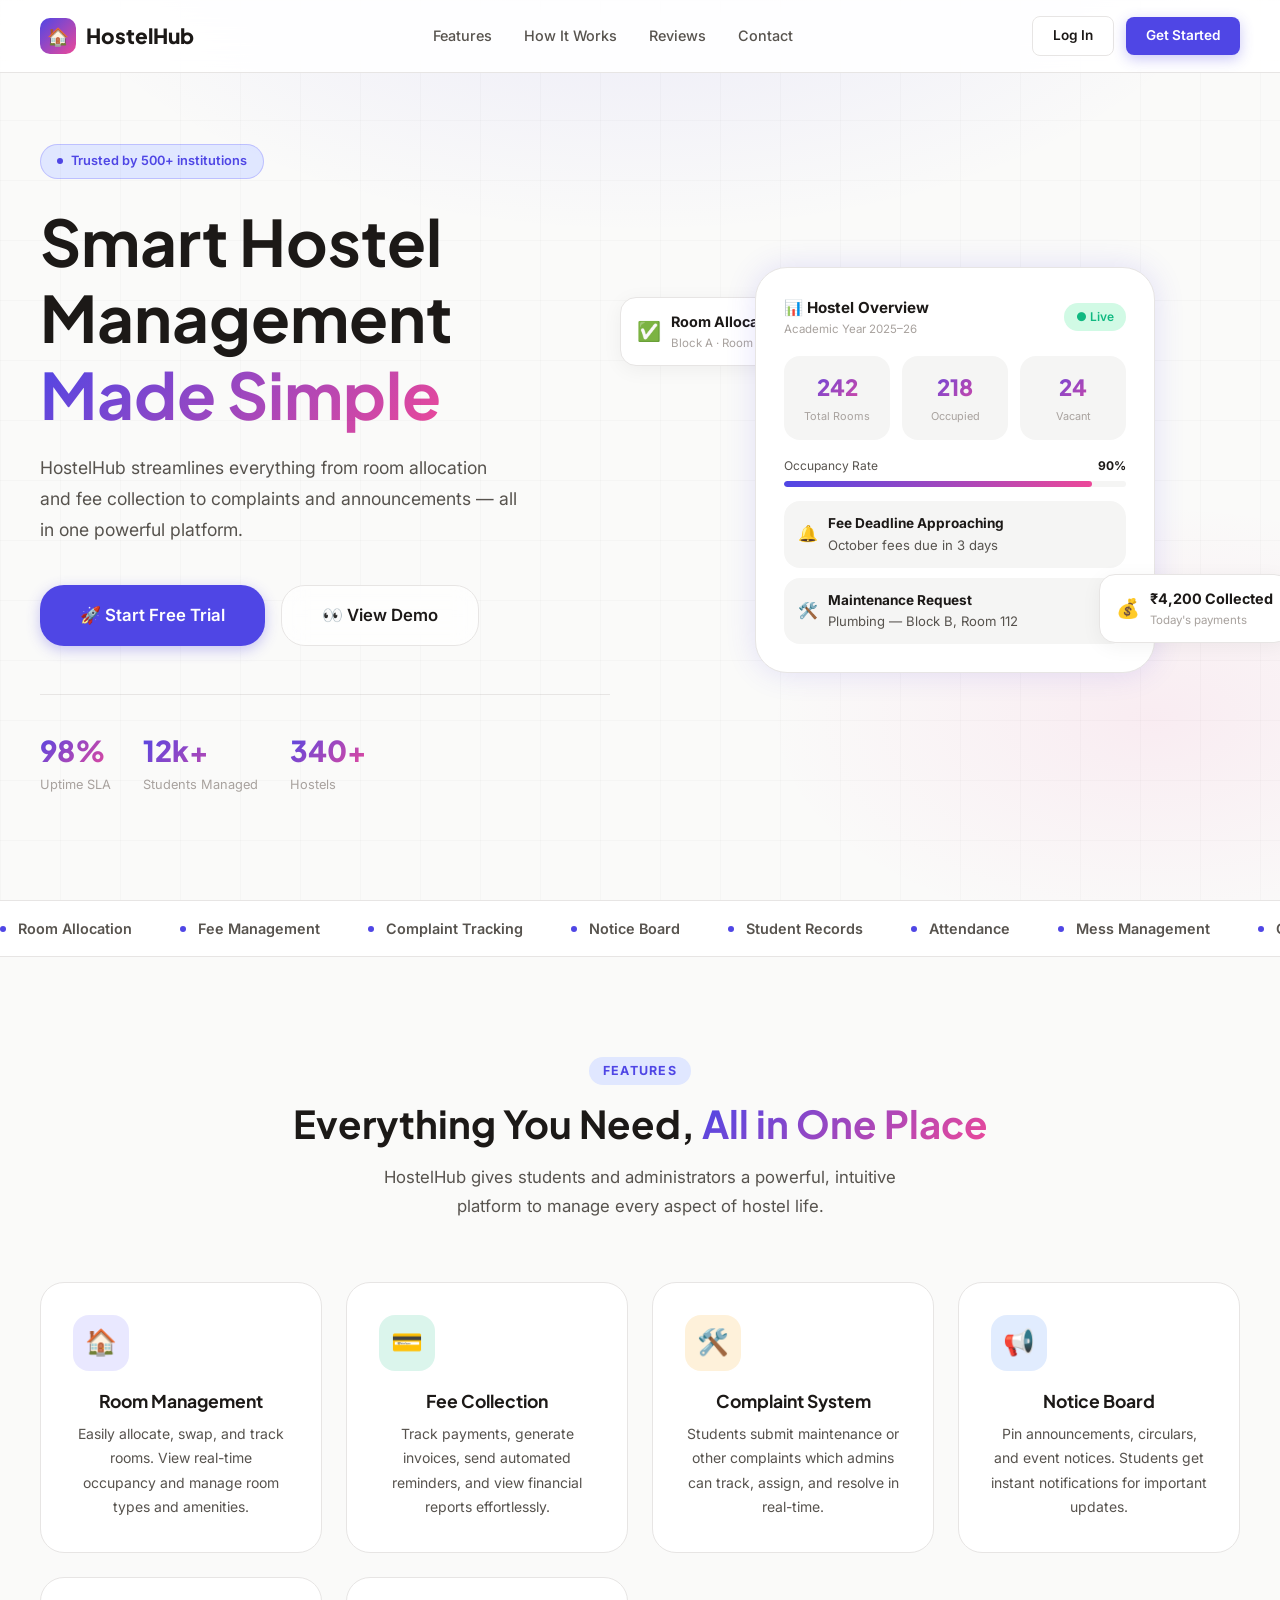
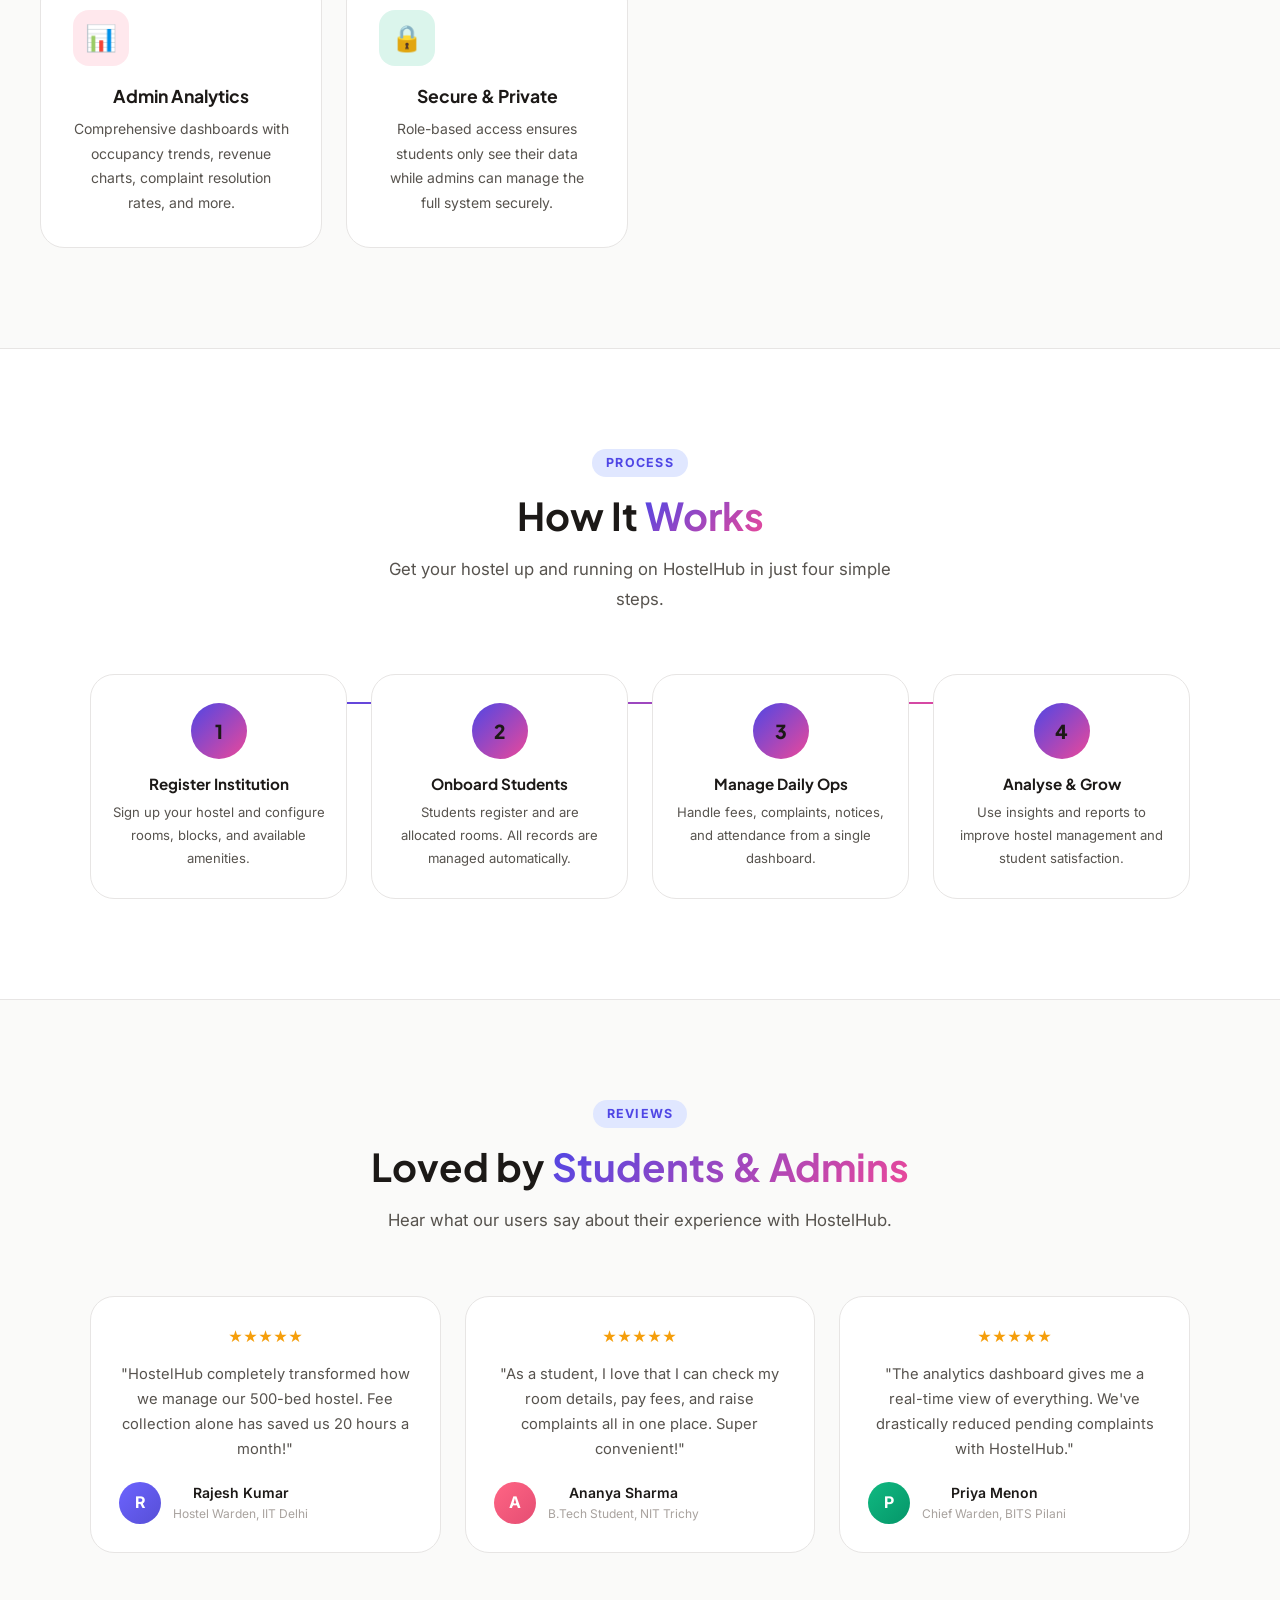
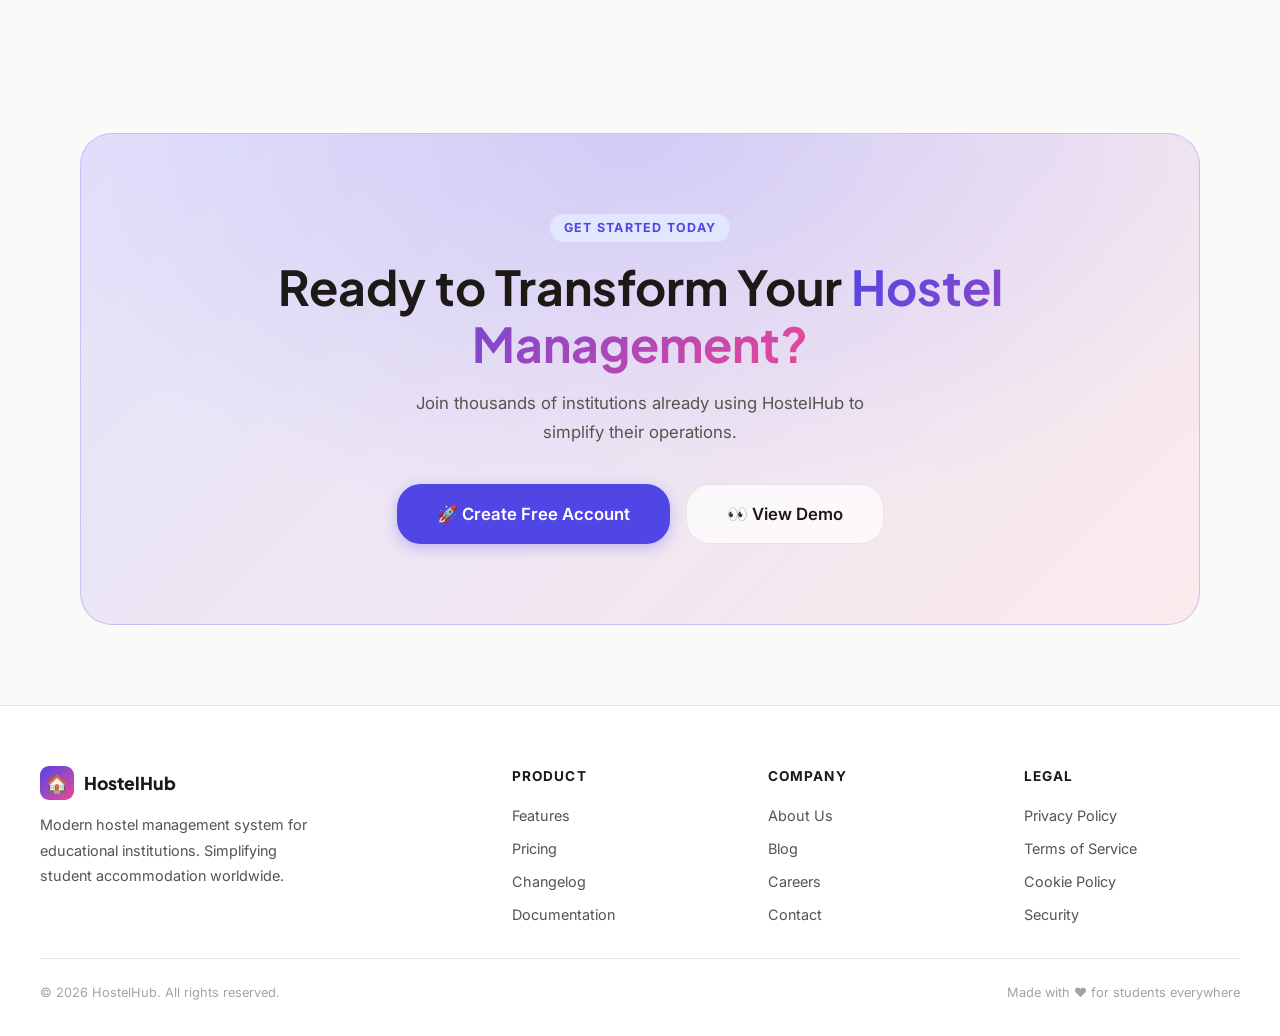
<file: index.html>
<!DOCTYPE html>
<html lang="en">
<head>
  <meta charset="UTF-8" />
  <meta name="viewport" content="width=device-width, initial-scale=1.0"/>
  <title>HostelHub — Modern Hostel Management System</title>
  <meta name="description" content="HostelHub is a smart, modern hostel management system for students and administrators. Manage rooms, fees, complaints and more." />
  <link rel="preconnect" href="https://fonts.googleapis.com">
  <link rel="stylesheet" href="styles/main.css" />
  <style>
    .hero-visual {
      position: relative;
      display: flex;
      align-items: center;
      justify-content: center;
    }
    .hero-visual-card {
      background: var(--bg-card);
      border: 1px solid var(--border);
      border-radius: var(--radius-xl);
      padding: 28px;
      width: 100%;
      max-width: 400px;
      box-shadow: var(--shadow-glow);
      position: relative;
      animation: float 5s ease-in-out infinite;
    }
    @keyframes float {
      0%,100% { transform: translateY(0); }
      50%      { transform: translateY(-14px); }
    }
    .mini-stat-row { display: flex; gap: 12px; margin-bottom: 16px; }
    .mini-stat {
      flex: 1;
      background: var(--bg-card2);
      border-radius: var(--radius);
      padding: 14px;
      text-align: center;
    }
    .mini-stat .num {
      font-family: var(--font-display);
      font-size: 1.4rem;
      font-weight: 800;
      background: linear-gradient(135deg, var(--primary), var(--accent));
      -webkit-background-clip: text;
      -webkit-text-fill-color: transparent;
      background-clip: text;
    }
    .mini-stat .lbl { font-size: 0.68rem; color: var(--text-dim); margin-top: 2px; }
    .mini-notice {
      background: var(--bg-card2);
      border-radius: var(--radius);
      padding: 12px 14px;
      display: flex;
      align-items: center;
      gap: 10px;
      margin-bottom: 10px;
      font-size: 0.82rem;
    }
    .mini-notice:last-child { margin-bottom: 0; }
    .mini-notice .ni { font-size: 1rem; flex-shrink: 0; }
    .mini-notice .nt { color: var(--text-muted); }
    .mini-notice .nt strong { color: var(--text); display: block; font-size: 0.85rem; }
    .floating-badge {
      position: absolute;
      background: var(--bg-card);
      border: 1px solid var(--border);
      border-radius: var(--radius);
      padding: 12px 16px;
      display: flex;
      align-items: center;
      gap: 10px;
      font-size: 0.8rem;
      box-shadow: var(--shadow);
      white-space: nowrap;
    }
    .floating-badge.top-left  { top: 30px; left: -50px; }
    .floating-badge.bot-right { bottom: 30px; right: -50px; }
    .fb-icon { font-size: 1.2rem; }
    .fb-txt strong { display: block; font-weight: 700; font-size: 0.9rem; }
    .fb-txt span   { color: var(--text-dim); font-size: 0.72rem; }

    /* How it works */
    .steps-grid {
      max-width: 1100px;
      margin: 0 auto;
      display: grid;
      grid-template-columns: repeat(4, 1fr);
      gap: 24px;
      position: relative;
    }
    .steps-grid::before {
      content: '';
      position: absolute;
      top: 28px;
      left: calc(12.5% + 20px);
      right: calc(12.5% + 20px);
      height: 2px;
      background: linear-gradient(90deg, var(--primary), var(--accent));
      z-index: 0;
    }
    .step-card {
      background: var(--bg-card);
      border: 1px solid var(--border);
      border-radius: var(--radius-lg);
      padding: 28px 20px;
      text-align: center;
      position: relative;
      z-index: 1;
      transition: var(--transition);
    }
    .step-card:hover { transform: translateY(-4px); border-color: var(--border-hover); }
    .step-num {
      width: 56px; height: 56px;
      border-radius: 50%;
      background: linear-gradient(135deg, var(--primary), var(--accent));
      display: flex;
      align-items: center;
      justify-content: center;
      font-family: var(--font-display);
      font-weight: 800;
      font-size: 1.2rem;
      margin: 0 auto 16px;
    }
    .step-title { font-size: 0.95rem; margin-bottom: 8px; }

    /* Testimonials */
    .testimonials-grid {
      max-width: 1100px;
      margin: 0 auto;
      display: grid;
      grid-template-columns: repeat(3, 1fr);
      gap: 24px;
    }
    .testi-card {
      background: var(--bg-card);
      border: 1px solid var(--border);
      border-radius: var(--radius-lg);
      padding: 28px;
      transition: var(--transition);
    }
    .testi-card:hover { transform: translateY(-4px); border-color: var(--border-hover); }
    .testi-stars { color: #f59e0b; font-size: 0.9rem; margin-bottom: 14px; }
    .testi-text  { font-size: 0.92rem; line-height: 1.7; margin-bottom: 20px; }
    .testi-author { display: flex; align-items: center; gap: 12px; }
    .testi-avatar {
      width: 42px; height: 42px;
      border-radius: 50%;
      display: flex; align-items: center; justify-content: center;
      font-weight: 700; font-size: 1rem; color: #fff;
    }
    .testi-name  { font-size: 0.875rem; font-weight: 600; }
    .testi-role  { font-size: 0.75rem; color: var(--text-dim); }

    /* CTA */
    .cta-section {
      max-width: 1200px;
      margin: 0 auto;
      padding: 80px 40px;
    }
    .cta-inner {
      background: linear-gradient(135deg, rgba(108,99,255,0.15), rgba(255,101,132,0.1));
      border: 1px solid rgba(108,99,255,0.3);
      border-radius: var(--radius-xl);
      padding: 80px 60px;
      text-align: center;
      position: relative;
      overflow: hidden;
    }
    .cta-inner::before {
      content: '';
      position: absolute;
      inset: 0;
      background: radial-gradient(ellipse 60% 80% at 50% 0%, rgba(108,99,255,0.2), transparent);
    }
    .cta-inner > * { position: relative; z-index: 1; }
    .cta-title { font-size: clamp(1.8rem, 4vw, 3rem); margin-bottom: 16px; }
    .cta-desc { font-size: 1.05rem; max-width: 500px; margin: 0 auto 36px; }
    .cta-btns { display: flex; gap: 16px; justify-content: center; flex-wrap: wrap; }

    @media (max-width: 768px) {
      .steps-grid { grid-template-columns: repeat(2, 1fr); }
      .steps-grid::before { display: none; }
      .testimonials-grid { grid-template-columns: 1fr; }
      .floating-badge { display: none; }
      .cta-inner { padding: 48px 24px; }
    }
    @media (max-width: 480px) {
      .steps-grid { grid-template-columns: 1fr; }
    }
  </style>
</head>
<body>

  <!-- ── Navbar ──────────────────────────────────────────── -->
  <nav class="navbar" id="navbar">
    <a href="index.html" class="navbar-brand">
      <div class="logo-icon">🏠</div>
      HostelHub
    </a>
    <ul class="navbar-nav" id="navMenu">
      <li><a href="#features" class="nav-link">Features</a></li>
      <li><a href="#how-it-works" class="nav-link">How It Works</a></li>
      <li><a href="#testimonials" class="nav-link">Reviews</a></li>
      <li><a href="#contact" class="nav-link">Contact</a></li>
    </ul>
    <div class="navbar-actions">
      <a href="login.html" class="btn btn-secondary btn-sm" id="loginBtn">Log In</a>
      <a href="register.html" class="btn btn-primary btn-sm">Get Started</a>
      <div class="hamburger" id="hamburger" onclick="toggleNav()" aria-label="Menu">
        <span></span><span></span><span></span>
      </div>
    </div>
  </nav>

  <!-- ── Mobile Nav ──────────────────────────────────────── -->
  <div id="mobileNav" style="display:none;position:fixed;top:65px;left:0;right:0;z-index:999;background:var(--bg-card);border-bottom:1px solid var(--border);padding:20px;flex-direction:column;gap:12px;">
    <a href="#features" class="nav-link" onclick="toggleNav()">Features</a>
    <a href="#how-it-works" class="nav-link" onclick="toggleNav()">How It Works</a>
    <a href="#testimonials" class="nav-link" onclick="toggleNav()">Reviews</a>
    <a href="#contact" class="nav-link" onclick="toggleNav()">Contact</a>
    <hr style="border:none;border-top:1px solid var(--border);margin:4px 0;">
    <a href="login.html" class="btn btn-secondary btn-sm btn-block">Log In</a>
    <a href="register.html" class="btn btn-primary btn-sm btn-block">Get Started</a>
  </div>

  <!-- ── Hero ────────────────────────────────────────────── -->
  <section class="hero" id="home">
    <div class="hero-bg"></div>
    <div class="hero-bg-grid"></div>
    <div class="hero-content">
      <div class="hero-left">
        <div class="hero-badge">
          <span class="dot"></span>
          Trusted by 500+ institutions
        </div>
        <h1 class="hero-title">
          Smart Hostel<br/>
          Management<br/>
          <span class="gradient-text">Made Simple</span>
        </h1>
        <p class="hero-desc">
          HostelHub streamlines everything from room allocation and fee collection to complaints and announcements — all in one powerful platform.
        </p>
        <div class="hero-actions">
          <a href="register.html" class="btn btn-primary btn-lg">
            🚀 Start Free Trial
          </a>
          <a href="login.html" class="btn btn-secondary btn-lg">
            👀 View Demo
          </a>
        </div>
        <div class="hero-stats">
          <div>
            <div class="hero-stat-num">98%</div>
            <div class="hero-stat-label">Uptime SLA</div>
          </div>
          <div>
            <div class="hero-stat-num">12k+</div>
            <div class="hero-stat-label">Students Managed</div>
          </div>
          <div>
            <div class="hero-stat-num">340+</div>
            <div class="hero-stat-label">Hostels</div>
          </div>
        </div>
      </div>

      <!-- Dashboard Preview Card -->
      <div class="hero-visual">
        <div class="floating-badge top-left">
          <span class="fb-icon">✅</span>
          <div class="fb-txt">
            <strong>Room Allocated</strong>
            <span>Block A · Room 204</span>
          </div>
        </div>
        <div class="hero-visual-card fade-up">
          <div style="display:flex;align-items:center;justify-content:space-between;margin-bottom:18px;">
            <div>
              <div style="font-weight:700;font-size:0.95rem;">📊 Hostel Overview</div>
              <div style="font-size:0.72rem;color:var(--text-dim);">Academic Year 2025–26</div>
            </div>
            <div class="badge badge-success">● Live</div>
          </div>
          <div class="mini-stat-row">
            <div class="mini-stat"><div class="num">242</div><div class="lbl">Total Rooms</div></div>
            <div class="mini-stat"><div class="num">218</div><div class="lbl">Occupied</div></div>
            <div class="mini-stat"><div class="num">24</div><div class="lbl">Vacant</div></div>
          </div>
          <div style="margin-bottom:14px;">
            <div style="display:flex;justify-content:space-between;font-size:0.75rem;margin-bottom:6px;">
              <span style="color:var(--text-muted)">Occupancy Rate</span>
              <span style="font-weight:700;">90%</span>
            </div>
            <div style="height:6px;background:var(--bg-card2);border-radius:99px;overflow:hidden;">
              <div style="height:100%;width:90%;background:linear-gradient(90deg,var(--primary),var(--accent));border-radius:99px;"></div>
            </div>
          </div>
          <div class="mini-notice">
            <span class="ni">🔔</span>
            <div class="nt"><strong>Fee Deadline Approaching</strong>October fees due in 3 days</div>
          </div>
          <div class="mini-notice">
            <span class="ni">🛠️</span>
            <div class="nt"><strong>Maintenance Request</strong>Plumbing — Block B, Room 112</div>
          </div>
        </div>
        <div class="floating-badge bot-right">
          <span class="fb-icon">💰</span>
          <div class="fb-txt">
            <strong>₹4,200 Collected</strong>
            <span>Today's payments</span>
          </div>
        </div>
      </div>
    </div>
  </section>

  <!-- ── Marquee ─────────────────────────────────────────── -->
  <div class="marquee-wrap">
    <div class="marquee-inner">
      <div class="marquee-item"><span class="marquee-dot"></span>Room Allocation</div>
      <div class="marquee-item"><span class="marquee-dot"></span>Fee Management</div>
      <div class="marquee-item"><span class="marquee-dot"></span>Complaint Tracking</div>
      <div class="marquee-item"><span class="marquee-dot"></span>Notice Board</div>
      <div class="marquee-item"><span class="marquee-dot"></span>Student Records</div>
      <div class="marquee-item"><span class="marquee-dot"></span>Attendance</div>
      <div class="marquee-item"><span class="marquee-dot"></span>Mess Management</div>
      <div class="marquee-item"><span class="marquee-dot"></span>Gate Pass</div>
      <div class="marquee-item"><span class="marquee-dot"></span>Room Allocation</div>
      <div class="marquee-item"><span class="marquee-dot"></span>Fee Management</div>
      <div class="marquee-item"><span class="marquee-dot"></span>Complaint Tracking</div>
      <div class="marquee-item"><span class="marquee-dot"></span>Notice Board</div>
      <div class="marquee-item"><span class="marquee-dot"></span>Student Records</div>
      <div class="marquee-item"><span class="marquee-dot"></span>Attendance</div>
      <div class="marquee-item"><span class="marquee-dot"></span>Mess Management</div>
      <div class="marquee-item"><span class="marquee-dot"></span>Gate Pass</div>
    </div>
  </div>

  <!-- ── Features ───────────────────────────────────────── -->
  <section class="section section-center" id="features">
    <div class="section-tag">Features</div>
    <h2 class="section-title">Everything You Need, <span class="gradient-text">All in One Place</span></h2>
    <p class="section-desc">HostelHub gives students and administrators a powerful, intuitive platform to manage every aspect of hostel life.</p>
    <div class="features-grid">
      <div class="feature-card fade-up">
        <div class="feature-icon" style="background:rgba(108,99,255,0.15);">🏠</div>
        <h3 class="feature-title">Room Management</h3>
        <p style="font-size:0.875rem;">Easily allocate, swap, and track rooms. View real-time occupancy and manage room types and amenities.</p>
      </div>
      <div class="feature-card fade-up" style="transition-delay:0.1s;">
        <div class="feature-icon" style="background:rgba(16,185,129,0.15);">💳</div>
        <h3 class="feature-title">Fee Collection</h3>
        <p style="font-size:0.875rem;">Track payments, generate invoices, send automated reminders, and view financial reports effortlessly.</p>
      </div>
      <div class="feature-card fade-up" style="transition-delay:0.2s;">
        <div class="feature-icon" style="background:rgba(245,158,11,0.15);">🛠️</div>
        <h3 class="feature-title">Complaint System</h3>
        <p style="font-size:0.875rem;">Students submit maintenance or other complaints which admins can track, assign, and resolve in real-time.</p>
      </div>
      <div class="feature-card fade-up" style="transition-delay:0.3s;">
        <div class="feature-icon" style="background:rgba(59,130,246,0.15);">📢</div>
        <h3 class="feature-title">Notice Board</h3>
        <p style="font-size:0.875rem;">Pin announcements, circulars, and event notices. Students get instant notifications for important updates.</p>
      </div>
      <div class="feature-card fade-up" style="transition-delay:0.4s;">
        <div class="feature-icon" style="background:rgba(255,101,132,0.15);">📊</div>
        <h3 class="feature-title">Admin Analytics</h3>
        <p style="font-size:0.875rem;">Comprehensive dashboards with occupancy trends, revenue charts, complaint resolution rates, and more.</p>
      </div>
      <div class="feature-card fade-up" style="transition-delay:0.5s;">
        <div class="feature-icon" style="background:rgba(16,185,129,0.15);">🔒</div>
        <h3 class="feature-title">Secure & Private</h3>
        <p style="font-size:0.875rem;">Role-based access ensures students only see their data while admins can manage the full system securely.</p>
      </div>
    </div>
  </section>

  <!-- ── How it Works ────────────────────────────────────── -->
  <section class="section section-center" id="how-it-works" style="background:var(--bg-card);border-top:1px solid var(--border);border-bottom:1px solid var(--border);">
    <div class="section-tag">Process</div>
    <h2 class="section-title">How It <span class="gradient-text">Works</span></h2>
    <p class="section-desc">Get your hostel up and running on HostelHub in just four simple steps.</p>
    <div class="steps-grid">
      <div class="step-card fade-up">
        <div class="step-num">1</div>
        <h3 class="step-title">Register Institution</h3>
        <p style="font-size:0.82rem;">Sign up your hostel and configure rooms, blocks, and available amenities.</p>
      </div>
      <div class="step-card fade-up" style="transition-delay:0.1s;">
        <div class="step-num">2</div>
        <h3 class="step-title">Onboard Students</h3>
        <p style="font-size:0.82rem;">Students register and are allocated rooms. All records are managed automatically.</p>
      </div>
      <div class="step-card fade-up" style="transition-delay:0.2s;">
        <div class="step-num">3</div>
        <h3 class="step-title">Manage Daily Ops</h3>
        <p style="font-size:0.82rem;">Handle fees, complaints, notices, and attendance from a single dashboard.</p>
      </div>
      <div class="step-card fade-up" style="transition-delay:0.3s;">
        <div class="step-num">4</div>
        <h3 class="step-title">Analyse & Grow</h3>
        <p style="font-size:0.82rem;">Use insights and reports to improve hostel management and student satisfaction.</p>
      </div>
    </div>
  </section>

  <!-- ── Testimonials ────────────────────────────────────── -->
  <section class="section section-center" id="testimonials">
    <div class="section-tag">Reviews</div>
    <h2 class="section-title">Loved by <span class="gradient-text">Students & Admins</span></h2>
    <p class="section-desc">Hear what our users say about their experience with HostelHub.</p>
    <div class="testimonials-grid">
      <div class="testi-card fade-up">
        <div class="testi-stars">★★★★★</div>
        <p class="testi-text">"HostelHub completely transformed how we manage our 500-bed hostel. Fee collection alone has saved us 20 hours a month!"</p>
        <div class="testi-author">
          <div class="testi-avatar" style="background:linear-gradient(135deg,#6c63ff,#574fd6);">R</div>
          <div>
            <div class="testi-name">Rajesh Kumar</div>
            <div class="testi-role">Hostel Warden, IIT Delhi</div>
          </div>
        </div>
      </div>
      <div class="testi-card fade-up" style="transition-delay:0.15s;">
        <div class="testi-stars">★★★★★</div>
        <p class="testi-text">"As a student, I love that I can check my room details, pay fees, and raise complaints all in one place. Super convenient!"</p>
        <div class="testi-author">
          <div class="testi-avatar" style="background:linear-gradient(135deg,#ff6584,#e54d73);">A</div>
          <div>
            <div class="testi-name">Ananya Sharma</div>
            <div class="testi-role">B.Tech Student, NIT Trichy</div>
          </div>
        </div>
      </div>
      <div class="testi-card fade-up" style="transition-delay:0.3s;">
        <div class="testi-stars">★★★★★</div>
        <p class="testi-text">"The analytics dashboard gives me a real-time view of everything. We've drastically reduced pending complaints with HostelHub."</p>
        <div class="testi-author">
          <div class="testi-avatar" style="background:linear-gradient(135deg,#10b981,#059669);">P</div>
          <div>
            <div class="testi-name">Priya Menon</div>
            <div class="testi-role">Chief Warden, BITS Pilani</div>
          </div>
        </div>
      </div>
    </div>
  </section>

  <!-- ── CTA ────────────────────────────────────────────── -->
  <div class="cta-section" id="contact">
    <div class="cta-inner">
      <div class="section-tag" style="margin-bottom:16px;">Get Started Today</div>
      <h2 class="cta-title">Ready to Transform Your <span class="gradient-text">Hostel Management?</span></h2>
      <p class="cta-desc">Join thousands of institutions already using HostelHub to simplify their operations.</p>
      <div class="cta-btns">
        <a href="register.html" class="btn btn-primary btn-lg">🚀 Create Free Account</a>
        <a href="login.html" class="btn btn-secondary btn-lg">👀 View Demo</a>
      </div>
    </div>
  </div>

  <!-- ── Footer ─────────────────────────────────────────── -->
  <footer class="footer">
    <div class="footer-grid">
      <div class="footer-brand">
        <div style="display:flex;align-items:center;gap:10px;font-family:var(--font-display);font-weight:800;font-size:1.1rem;">
          <div style="width:34px;height:34px;background:linear-gradient(135deg,var(--primary),var(--accent));border-radius:9px;display:flex;align-items:center;justify-content:center;">🏠</div>
          HostelHub
        </div>
        <p>Modern hostel management system for educational institutions. Simplifying student accommodation worldwide.</p>
      </div>
      <div>
        <div class="footer-col-title">Product</div>
        <div class="footer-links">
          <a href="#features">Features</a>
          <a href="#">Pricing</a>
          <a href="#">Changelog</a>
          <a href="#">Documentation</a>
        </div>
      </div>
      <div>
        <div class="footer-col-title">Company</div>
        <div class="footer-links">
          <a href="#">About Us</a>
          <a href="#">Blog</a>
          <a href="#">Careers</a>
          <a href="#">Contact</a>
        </div>
      </div>
      <div>
        <div class="footer-col-title">Legal</div>
        <div class="footer-links">
          <a href="#">Privacy Policy</a>
          <a href="#">Terms of Service</a>
          <a href="#">Cookie Policy</a>
          <a href="#">Security</a>
        </div>
      </div>
    </div>
    <div class="footer-bottom">
      <span>© 2026 HostelHub. All rights reserved.</span>
      <span>Made with ❤️ for students everywhere</span>
    </div>
  </footer>

  <!-- Toast Container -->
  <div class="toast-container" id="toastContainer"></div>

  <script src="scripts/main.js"></script>
</body>
</html>
</file>
<file: styles/main.css>
/* ============================================================
   HOSTEL MANAGEMENT SYSTEM — GLOBAL STYLES
   ============================================================ */

@import url('https://fonts.googleapis.com/css2?family=Inter:wght@300;400;500;600;700;800;900&family=Plus+Jakarta+Sans:wght@400;500;600;700;800&display=swap');

/* ── CSS Variables ────────────────────────────────────────── */
:root {
  --primary:       #4f46e5;
  --primary-dark:  #4338ca;
  --primary-light: #e0e7ff;
  --accent:        #ec4899;
  --accent-light:  #fce7f3;
  --success:       #10b981;
  --success-light: #d1fae5;
  --warning:       #f59e0b;
  --warning-light: #fef3c7;
  --danger:        #ef4444;
  --danger-light:  #fee2e2;
  --info:          #3b82f6;
  --info-light:    #dbeafe;

  --bg:            #fafaf9;
  --bg-card:       #ffffff;
  --bg-card2:      #f5f5f4;
  --bg-glass:      rgba(255,255,255,0.7);
  --border:        #e7e5e4;
  --border-hover:  #d6d3d1;
  --text:          #1c1917;
  --text-muted:    #57534e;
  --text-dim:      #a8a29e;

  --radius-sm:  8px;
  --radius:     16px;
  --radius-lg:  24px;
  --radius-xl:  32px;

  --shadow:     0 4px 20px rgba(0,0,0,0.05);
  --shadow-lg:  0 10px 40px rgba(0,0,0,0.08);
  --shadow-glow:0 0 30px rgba(79,70,229,0.15);

  --transition: 0.25s cubic-bezier(0.4, 0, 0.2, 1);
  --font-sans:  'Inter', system-ui, sans-serif;
  --font-display: 'Plus Jakarta Sans', system-ui, sans-serif;
}

/* ── Reset ────────────────────────────────────────────────── */
*, *::before, *::after { box-sizing: border-box; margin: 0; padding: 0; }
html { scroll-behavior: smooth; font-size: 16px; }
body {
  font-family: var(--font-sans);
  background: var(--bg);
  color: var(--text);
  line-height: 1.6;
  min-height: 100vh;
  overflow-x: hidden;
}
a { color: inherit; text-decoration: none; }
img { max-width: 100%; display: block; }
button { cursor: pointer; font-family: inherit; border: none; background: none; }
input, select, textarea { font-family: inherit; }
ul, ol { list-style: none; }

/* ── Scrollbar ────────────────────────────────────────────── */
::-webkit-scrollbar { width: 6px; height: 6px; }
::-webkit-scrollbar-track { background: var(--bg); }
::-webkit-scrollbar-thumb { background: var(--primary); border-radius: 99px; }

/* ── Typography ───────────────────────────────────────────── */
h1,h2,h3,h4,h5,h6 { font-family: var(--font-display); font-weight: 700; line-height: 1.2; }
h1 { font-size: clamp(2rem, 5vw, 4rem); }
h2 { font-size: clamp(1.5rem, 3vw, 2.5rem); }
h3 { font-size: 1.25rem; }
p  { color: var(--text-muted); line-height: 1.75; }

/* ── Gradient Text ────────────────────────────────────────── */
.gradient-text {
  background: linear-gradient(135deg, var(--primary) 0%, var(--accent) 100%);
  -webkit-background-clip: text;
  -webkit-text-fill-color: transparent;
  background-clip: text;
}

/* ── Buttons ──────────────────────────────────────────────── */
.btn {
  display: inline-flex;
  align-items: center;
  gap: 8px;
  padding: 12px 28px;
  border-radius: var(--radius);
  font-weight: 600;
  font-size: 0.95rem;
  transition: var(--transition);
  position: relative;
  overflow: hidden;
  white-space: nowrap;
}
.btn::after {
  content: '';
  position: absolute;
  inset: 0;
  background: rgba(255,255,255,0.1);
  opacity: 0;
  transition: var(--transition);
}
.btn:hover::after { opacity: 1; }
.btn:active { transform: scale(0.97); }

.btn-primary {
  background: var(--primary);
  color: #fff;
  box-shadow: 0 4px 14px rgba(79,70,229,0.3);
}
.btn-primary:hover { box-shadow: 0 6px 20px rgba(79,70,229,0.4); transform: translateY(-1px); }

.btn-secondary {
  background: var(--bg-glass);
  color: var(--text);
  border: 1px solid var(--border);
  backdrop-filter: blur(12px);
}
.btn-secondary:hover { border-color: var(--primary); background: var(--primary-light); color: var(--primary); }

.btn-accent {
  background: linear-gradient(135deg, var(--accent), #e54d73);
  color: #fff;
  box-shadow: 0 4px 20px rgba(255,101,132,0.4);
}

.btn-sm { padding: 8px 20px; font-size: 0.85rem; border-radius: var(--radius-sm); }
.btn-lg { padding: 16px 40px; font-size: 1.05rem; border-radius: var(--radius-lg); }
.btn-block { width: 100%; justify-content: center; }
.btn-icon { padding: 10px; border-radius: var(--radius); }

/* ── Cards ────────────────────────────────────────────────── */
.card {
  background: var(--bg-card);
  border: 1px solid var(--border);
  border-radius: var(--radius-lg);
  padding: 24px;
  box-shadow: var(--shadow);
  transition: var(--transition);
}
.card:hover { border-color: var(--primary-light); box-shadow: var(--shadow-lg); transform: translateY(-2px); }
.card-glass {
  background: rgba(255,255,255,0.85);
  backdrop-filter: blur(20px);
  border: 1px solid var(--border);
  border-radius: var(--radius-lg);
  box-shadow: var(--shadow);
}

/* ── Badges ───────────────────────────────────────────────── */
.badge {
  display: inline-flex;
  align-items: center;
  gap: 5px;
  padding: 4px 12px;
  border-radius: 99px;
  font-size: 0.75rem;
  font-weight: 600;
}
.badge-primary  { background: var(--primary-light); color: var(--primary); }
.badge-success  { background: var(--success-light); color: var(--success); }
.badge-warning  { background: var(--warning-light); color: var(--warning); }
.badge-danger   { background: var(--danger-light);  color: var(--danger); }
.badge-info     { background: var(--info-light);    color: var(--info); }

/* ── Form Controls ────────────────────────────────────────── */
.form-group { display: flex; flex-direction: column; gap: 6px; }
.form-label {
  font-size: 0.875rem;
  font-weight: 500;
  color: var(--text-muted);
  text-transform: uppercase;
  letter-spacing: 0.05em;
}
.form-control {
  width: 100%;
  background: var(--bg-card2);
  border: 1px solid var(--border);
  border-radius: var(--radius);
  padding: 12px 16px;
  color: var(--text);
  font-size: 0.95rem;
  transition: var(--transition);
  outline: none;
}
.form-control:focus {
  border-color: var(--primary);
  box-shadow: 0 0 0 3px rgba(108,99,255,0.2);
}
.form-control::placeholder { color: var(--text-dim); }
.input-icon-wrap { position: relative; }
.input-icon-wrap .form-control { padding-left: 44px; }
.input-icon-wrap .icon {
  position: absolute;
  left: 14px;
  top: 50%;
  transform: translateY(-50%);
  color: var(--text-dim);
  font-size: 1.1rem;
}

/* ── Navbar ───────────────────────────────────────────────── */
.navbar {
  position: fixed;
  top: 0; left: 0; right: 0;
  z-index: 1000;
  display: flex;
  align-items: center;
  justify-content: space-between;
  padding: 16px 40px;
  background: rgba(255,255,255,0.9);
  backdrop-filter: blur(20px);
  border-bottom: 1px solid var(--border);
  transition: var(--transition);
}
.navbar.scrolled { padding: 12px 40px; box-shadow: var(--shadow); }
.navbar-brand {
  display: flex;
  align-items: center;
  gap: 10px;
  font-family: var(--font-display);
  font-weight: 800;
  font-size: 1.3rem;
}
.navbar-brand .logo-icon {
  width: 36px; height: 36px;
  background: linear-gradient(135deg, var(--primary), var(--accent));
  border-radius: 10px;
  display: flex;
  align-items: center;
  justify-content: center;
  font-size: 1.1rem;
}
.navbar-nav {
  display: flex;
  align-items: center;
  gap: 32px;
}
.nav-link {
  font-size: 0.9rem;
  font-weight: 500;
  color: var(--text-muted);
  transition: var(--transition);
  position: relative;
}
.nav-link::after {
  content: '';
  position: absolute;
  bottom: -4px; left: 0; right: 0;
  height: 2px;
  background: var(--primary);
  border-radius: 99px;
  transform: scaleX(0);
  transition: var(--transition);
}
.nav-link:hover { color: var(--text); }
.nav-link:hover::after { transform: scaleX(1); }
.nav-link.active { color: var(--primary); }
.nav-link.active::after { transform: scaleX(1); }
.navbar-actions { display: flex; align-items: center; gap: 12px; }
.hamburger { display: none; flex-direction: column; gap: 5px; cursor: pointer; }
.hamburger span { width: 24px; height: 2px; background: var(--text); border-radius: 2px; transition: var(--transition); }

/* ── Hero Section ─────────────────────────────────────────── */
.hero {
  min-height: 100vh;
  display: flex;
  align-items: center;
  position: relative;
  overflow: hidden;
  padding: 120px 40px 80px;
}
.hero-bg {
  position: absolute;
  inset: 0;
  background: radial-gradient(ellipse 80% 60% at 50% -10%, rgba(79,70,229,0.1) 0%, transparent 60%),
              radial-gradient(ellipse 50% 40% at 90% 80%, rgba(236,72,153,0.08) 0%, transparent 60%);
  pointer-events: none;
}
.hero-bg-grid {
  position: absolute;
  inset: 0;
  background-image:
    linear-gradient(rgba(0,0,0,0.02) 1px, transparent 1px),
    linear-gradient(90deg, rgba(0,0,0,0.02) 1px, transparent 1px);
  background-size: 60px 60px;
  pointer-events: none;
}
.hero-content {
  max-width: 1200px;
  margin: 0 auto;
  display: grid;
  grid-template-columns: 1fr 1fr;
  gap: 60px;
  align-items: center;
  width: 100%;
}
.hero-badge {
  display: inline-flex;
  align-items: center;
  gap: 8px;
  background: var(--primary-light);
  color: var(--primary);
  padding: 6px 16px;
  border-radius: 99px;
  font-size: 0.8rem;
  font-weight: 600;
  margin-bottom: 24px;
  border: 1px solid rgba(108,99,255,0.3);
}
.hero-badge .dot {
  width: 6px; height: 6px;
  border-radius: 50%;
  background: var(--primary);
  animation: pulse 2s infinite;
}
@keyframes pulse {
  0%, 100% { opacity: 1; transform: scale(1); }
  50% { opacity: 0.5; transform: scale(1.5); }
}
.hero-title { margin-bottom: 20px; font-size: clamp(2.5rem, 5vw, 4.5rem); }
.hero-desc { font-size: 1.1rem; max-width: 480px; margin-bottom: 40px; }
.hero-actions { display: flex; gap: 16px; flex-wrap: wrap; }
.hero-stats {
  display: flex;
  gap: 32px;
  margin-top: 48px;
  padding-top: 32px;
  border-top: 1px solid var(--border);
}
.hero-stat-num {
  font-family: var(--font-display);
  font-size: 1.8rem;
  font-weight: 800;
  background: linear-gradient(135deg, var(--primary), var(--accent));
  -webkit-background-clip: text;
  -webkit-text-fill-color: transparent;
  background-clip: text;
}
.hero-stat-label { font-size: 0.8rem; color: var(--text-dim); margin-top: 2px; }

/* ── Feature Cards ────────────────────────────────────────── */
.section { padding: 100px 40px; }
.section-center { text-align: center; }
.section-tag {
  display: inline-block;
  background: var(--primary-light);
  color: var(--primary);
  padding: 4px 14px;
  border-radius: 99px;
  font-size: 0.78rem;
  font-weight: 700;
  text-transform: uppercase;
  letter-spacing: 0.1em;
  margin-bottom: 16px;
}
.section-title { margin-bottom: 16px; }
.section-desc { max-width: 540px; margin: 0 auto 60px; font-size: 1.05rem; }
.features-grid {
  max-width: 1200px;
  margin: 0 auto;
  display: grid;
  grid-template-columns: repeat(auto-fit, minmax(280px, 1fr));
  gap: 24px;
}
.feature-card {
  background: var(--bg-card);
  border: 1px solid var(--border);
  border-radius: var(--radius-lg);
  padding: 32px;
  transition: var(--transition);
  position: relative;
  overflow: hidden;
}
.feature-card::before {
  content: '';
  position: absolute;
  inset: 0;
  background: linear-gradient(135deg, rgba(108,99,255,0.05), transparent);
  opacity: 0;
  transition: var(--transition);
}
.feature-card:hover { transform: translateY(-4px); border-color: var(--border-hover); box-shadow: var(--shadow-glow); }
.feature-card:hover::before { opacity: 1; }
.feature-icon {
  width: 56px; height: 56px;
  border-radius: var(--radius);
  display: flex;
  align-items: center;
  justify-content: center;
  font-size: 1.6rem;
  margin-bottom: 20px;
}
.feature-title { font-size: 1.1rem; margin-bottom: 10px; }

/* ── Auth container ───────────────────────────────────────── */
.auth-page {
  min-height: 100vh;
  display: flex;
  align-items: center;
  justify-content: center;
  padding: 80px 24px;
  background: var(--bg);
  position: relative;
  overflow: hidden;
}
.auth-bg {
  position: absolute;
  inset: 0;
  background: radial-gradient(ellipse 60% 50% at 30% 50%, rgba(79,70,229,0.08) 0%, transparent 60%),
              radial-gradient(ellipse 40% 40% at 80% 70%, rgba(236,72,153,0.06) 0%, transparent 60%);
}
.auth-card {
  position: relative;
  width: 100%;
  max-width: 480px;
  background: var(--bg-card);
  border: 1px solid var(--border);
  border-radius: var(--radius-xl);
  padding: 48px;
  box-shadow: var(--shadow-lg);
}
.auth-logo {
  display: flex;
  align-items: center;
  justify-content: center;
  gap: 10px;
  margin-bottom: 32px;
  font-family: var(--font-display);
  font-weight: 800;
  font-size: 1.4rem;
}
.auth-logo .logo-icon {
  width: 44px; height: 44px;
  background: linear-gradient(135deg, var(--primary), var(--accent));
  border-radius: 12px;
  display: flex;
  align-items: center;
  justify-content: center;
  font-size: 1.3rem;
}
.auth-title { text-align: center; margin-bottom: 6px; }
.auth-sub { text-align: center; color: var(--text-muted); margin-bottom: 36px; font-size: 0.95rem; }
.auth-form { display: flex; flex-direction: column; gap: 18px; }
.auth-divider {
  display: flex;
  align-items: center;
  gap: 16px;
  margin: 8px 0;
}
.auth-divider::before, .auth-divider::after {
  content: '';
  flex: 1;
  height: 1px;
  background: var(--border);
}
.auth-divider span { font-size: 0.8rem; color: var(--text-dim); white-space: nowrap; }
.auth-footer {
  text-align: center;
  margin-top: 24px;
  font-size: 0.9rem;
  color: var(--text-muted);
}
.auth-footer a { color: var(--primary); font-weight: 600; }
.auth-footer a:hover { text-decoration: underline; }
.remember-row {
  display: flex;
  align-items: center;
  justify-content: space-between;
  font-size: 0.875rem;
}
.checkbox-label {
  display: flex;
  align-items: center;
  gap: 8px;
  cursor: pointer;
  color: var(--text-muted);
}
.checkbox-label input[type="checkbox"] {
  width: 16px; height: 16px;
  accent-color: var(--primary);
}
.forgot-link { color: var(--primary); font-weight: 500; }
.forgot-link:hover { text-decoration: underline; }

/* ── Toast ────────────────────────────────────────────────── */
.toast-container {
  position: fixed;
  top: 80px;
  right: 20px;
  z-index: 9999;
  display: flex;
  flex-direction: column;
  gap: 10px;
}
.toast {
  background: var(--bg-card);
  border: 1px solid var(--border);
  border-radius: var(--radius);
  padding: 14px 20px;
  display: flex;
  align-items: center;
  gap: 12px;
  min-width: 280px;
  box-shadow: var(--shadow);
  animation: slideIn 0.3s ease;
}
@keyframes slideIn {
  from { transform: translateX(120%); opacity: 0; }
  to   { transform: translateX(0);   opacity: 1; }
}
.toast.success { border-left: 3px solid var(--success); }
.toast.error   { border-left: 3px solid var(--danger); }
.toast.info    { border-left: 3px solid var(--info); }
.toast-icon { font-size: 1.2rem; }
.toast-msg  { flex: 1; font-size: 0.9rem; }
.toast-close { color: var(--text-dim); cursor: pointer; font-size: 1rem; }

/* ── Utilities ────────────────────────────────────────────── */
.container { max-width: 1200px; margin: 0 auto; padding: 0 24px; }
.flex       { display: flex; }
.flex-center{ display: flex; align-items: center; justify-content: center; }
.gap-8  { gap: 8px; }
.gap-12 { gap: 12px; }
.gap-16 { gap: 16px; }
.gap-24 { gap: 24px; }
.grid-2 { display: grid; grid-template-columns: repeat(2, 1fr); gap: 24px; }
.grid-3 { display: grid; grid-template-columns: repeat(3, 1fr); gap: 24px; }
.grid-4 { display: grid; grid-template-columns: repeat(4, 1fr); gap: 24px; }
.mt-8  { margin-top: 8px; }
.mt-16 { margin-top: 16px; }
.mt-24 { margin-top: 24px; }
.mt-32 { margin-top: 32px; }
.mb-8  { margin-bottom: 8px; }
.mb-16 { margin-bottom: 16px; }
.text-right { text-align: right; }
.text-center{ text-align: center; }
.text-sm    { font-size: 0.85rem; }
.text-muted { color: var(--text-muted); }
.fw-600     { font-weight: 600; }
.fw-700     { font-weight: 700; }
.divider { height: 1px; background: var(--border); }

/* ── Footer ───────────────────────────────────────────────── */
.footer {
  background: var(--bg-card);
  border-top: 1px solid var(--border);
  padding: 60px 40px 32px;
}
.footer-grid {
  max-width: 1200px;
  margin: 0 auto;
  display: grid;
  grid-template-columns: 2fr 1fr 1fr 1fr;
  gap: 40px;
}
.footer-brand p { font-size: 0.9rem; margin-top: 12px; max-width: 280px; }
.footer-col-title { font-size: 0.85rem; font-weight: 700; text-transform: uppercase; letter-spacing: 0.08em; margin-bottom: 16px; color: var(--text); }
.footer-links { display: flex; flex-direction: column; gap: 10px; }
.footer-links a { font-size: 0.9rem; color: var(--text-muted); transition: var(--transition); }
.footer-links a:hover { color: var(--primary); }
.footer-bottom {
  max-width: 1200px;
  margin: 32px auto 0;
  padding-top: 24px;
  border-top: 1px solid var(--border);
  display: flex;
  align-items: center;
  justify-content: space-between;
  font-size: 0.8rem;
  color: var(--text-dim);
}

/* ── Tagline strip ────────────────────────────────────────── */
.marquee-wrap {
  overflow: hidden;
  border-top: 1px solid var(--border);
  border-bottom: 1px solid var(--border);
  padding: 16px 0;
  background: var(--bg-card);
}
.marquee-inner {
  display: flex;
  gap: 48px;
  animation: marquee 25s linear infinite;
  white-space: nowrap;
}
.marquee-item {
  display: flex;
  align-items: center;
  gap: 12px;
  font-size: 0.9rem;
  font-weight: 600;
  color: var(--text-muted);
}
.marquee-dot { width: 6px; height: 6px; border-radius: 50%; background: var(--primary); flex-shrink: 0; }
@keyframes marquee { from { transform: translateX(0); } to { transform: translateX(-50%); } }

/* ── Responsive ───────────────────────────────────────────── */
@media (max-width: 1024px) {
  .hero-content             { grid-template-columns: 1fr; text-align: center; }
  .hero-desc                { margin: 0 auto 40px; }
  .hero-actions             { justify-content: center; }
  .hero-stats               { justify-content: center; }
  .hero-visual              { display: none; }
  .footer-grid              { grid-template-columns: 1fr 1fr; }
  .grid-4                   { grid-template-columns: repeat(2, 1fr); }
}
@media (max-width: 768px) {
  .navbar                   { padding: 14px 20px; }
  .navbar-nav               { display: none; }
  .hamburger                { display: flex; }
  .section                  { padding: 70px 20px; }
  .hero                     { padding: 100px 20px 60px; }
  .auth-card                { padding: 32px 24px; }
  .footer                   { padding: 48px 20px 24px; }
  .footer-grid              { grid-template-columns: 1fr; gap: 28px; }
  .grid-2, .grid-3          { grid-template-columns: 1fr; }
  .footer-bottom            { flex-direction: column; gap: 12px; text-align: center; }
}

/* ── Animations ───────────────────────────────────────────── */
.fade-up {
  opacity: 0;
  transform: translateY(30px);
  transition: opacity 0.6s ease, transform 0.6s ease;
}
.fade-up.visible {
  opacity: 1;
  transform: translateY(0);
}
</file>
